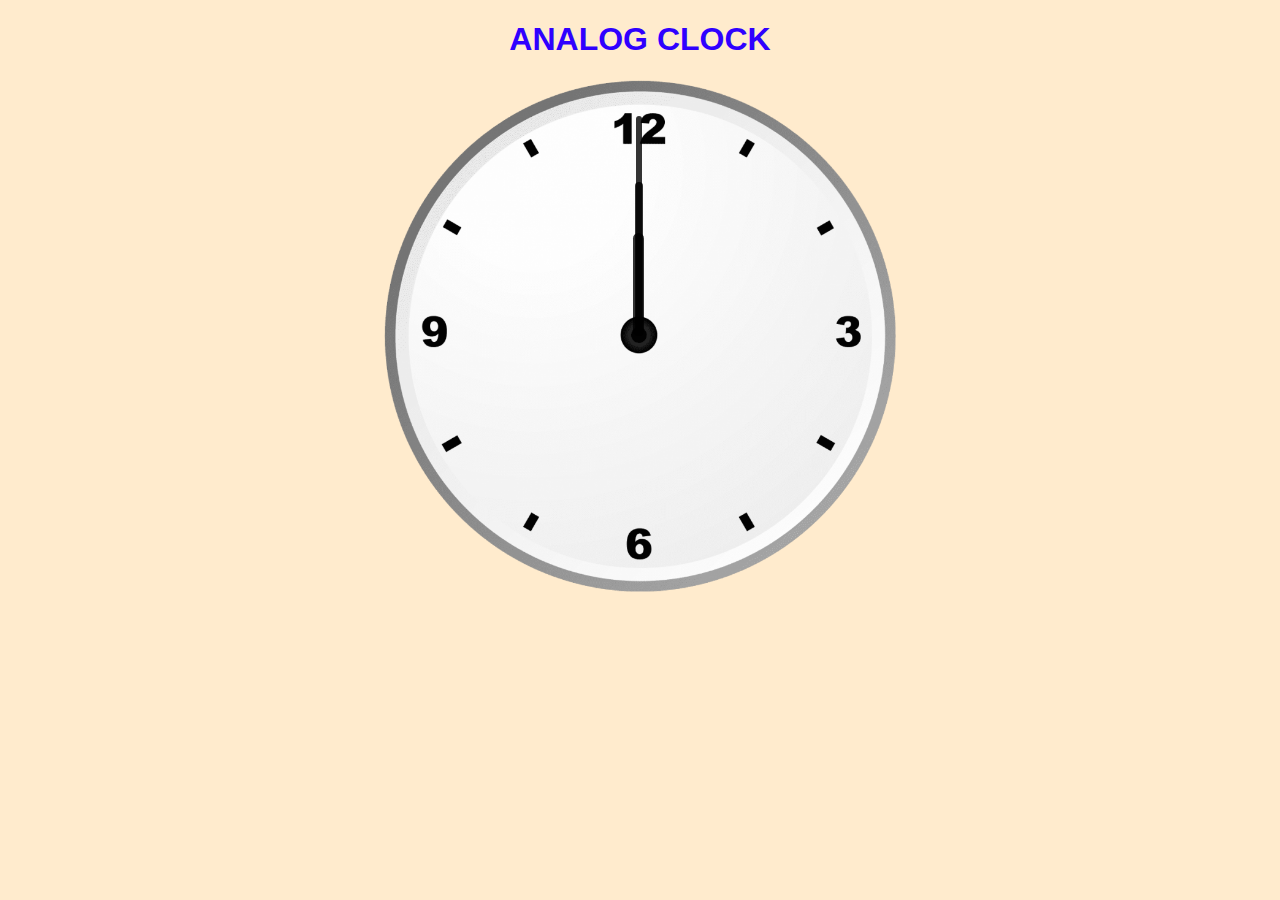
<file: Analog_clock/index.html>
<!DOCTYPE html>
<html lang="en">
<head>
    <meta charset="UTF-8">
    <meta name="viewport" content="width=device-width, initial-scale=1.0">
    <title>Analog Clock</title>
    <link rel="stylesheet" href="style.css">
</head>
<body>
    <h1>ANALOG CLOCK</h1>

    <div id="clockContainer">
        <div id="hour"></div>
        <div id="minute"></div>
        <div id="second"></div>
    </div>

    <script src="script.js"></script>
</body>
</html>
</file>
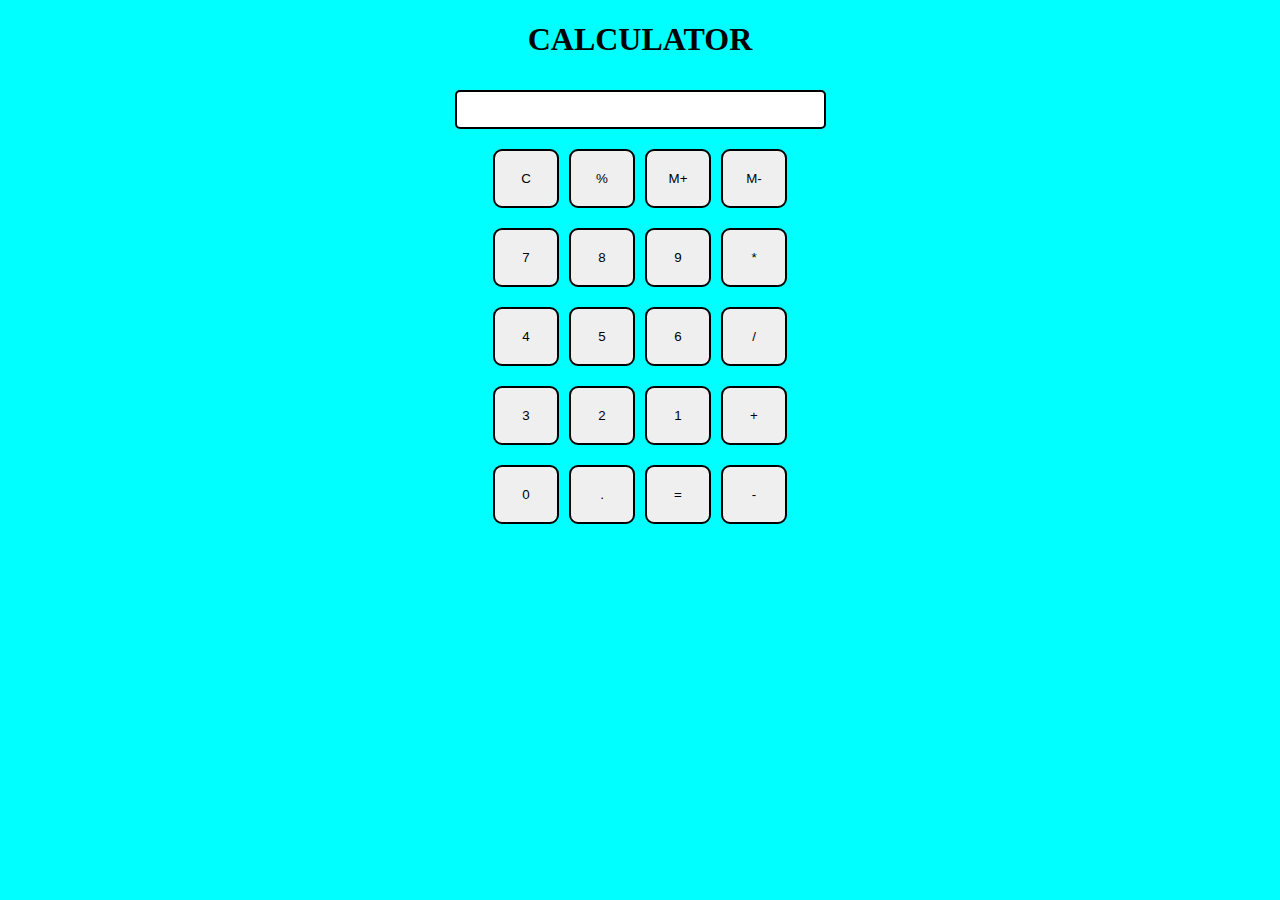
<file: Calculator/index.html>
<!DOCTYPE html>
<html lang="en">
<head>
    <meta charset="UTF-8">
    <meta name="viewport" content="width=device-width, initial-scale=1.0">
    <title>Calculator</title>
    <link rel="stylesheet" href="style.css">
</head>
<body>
    
    <h1 class="heading">CALCULATOR</h1>

    <div class="container">
        <div class="row">
            <input type="text" class="input" />
        </div>
        <div class="row">
            <button class="button">C</button>
            <button class="button">%</button>
            <button class="button">M+</button>
            <button class="button">M-</button>
        </div>
        <div class="row">
            <button class="button">7</button>
            <button class="button">8</button>
            <button class="button">9</button>
            <button class="button">*</button>
        </div>
        <div class="row">
            <button class="button">4</button>
            <button class="button">5</button>
            <button class="button">6</button>
            <button class="button">/</button>
        </div>
        <div class="row">
            <button class="button">3</button>
            <button class="button">2</button>
            <button class="button">1</button>
            <button class="button">+</button>
        </div>
        <div class="row">
            <button class="button">0</button>
            <button class="button">.</button>
            <button class="button">=</button>
            <button class="button">-</button>
        </div>
    </div>

    <script src="script.js"></script>
</body>
</html>
</file>
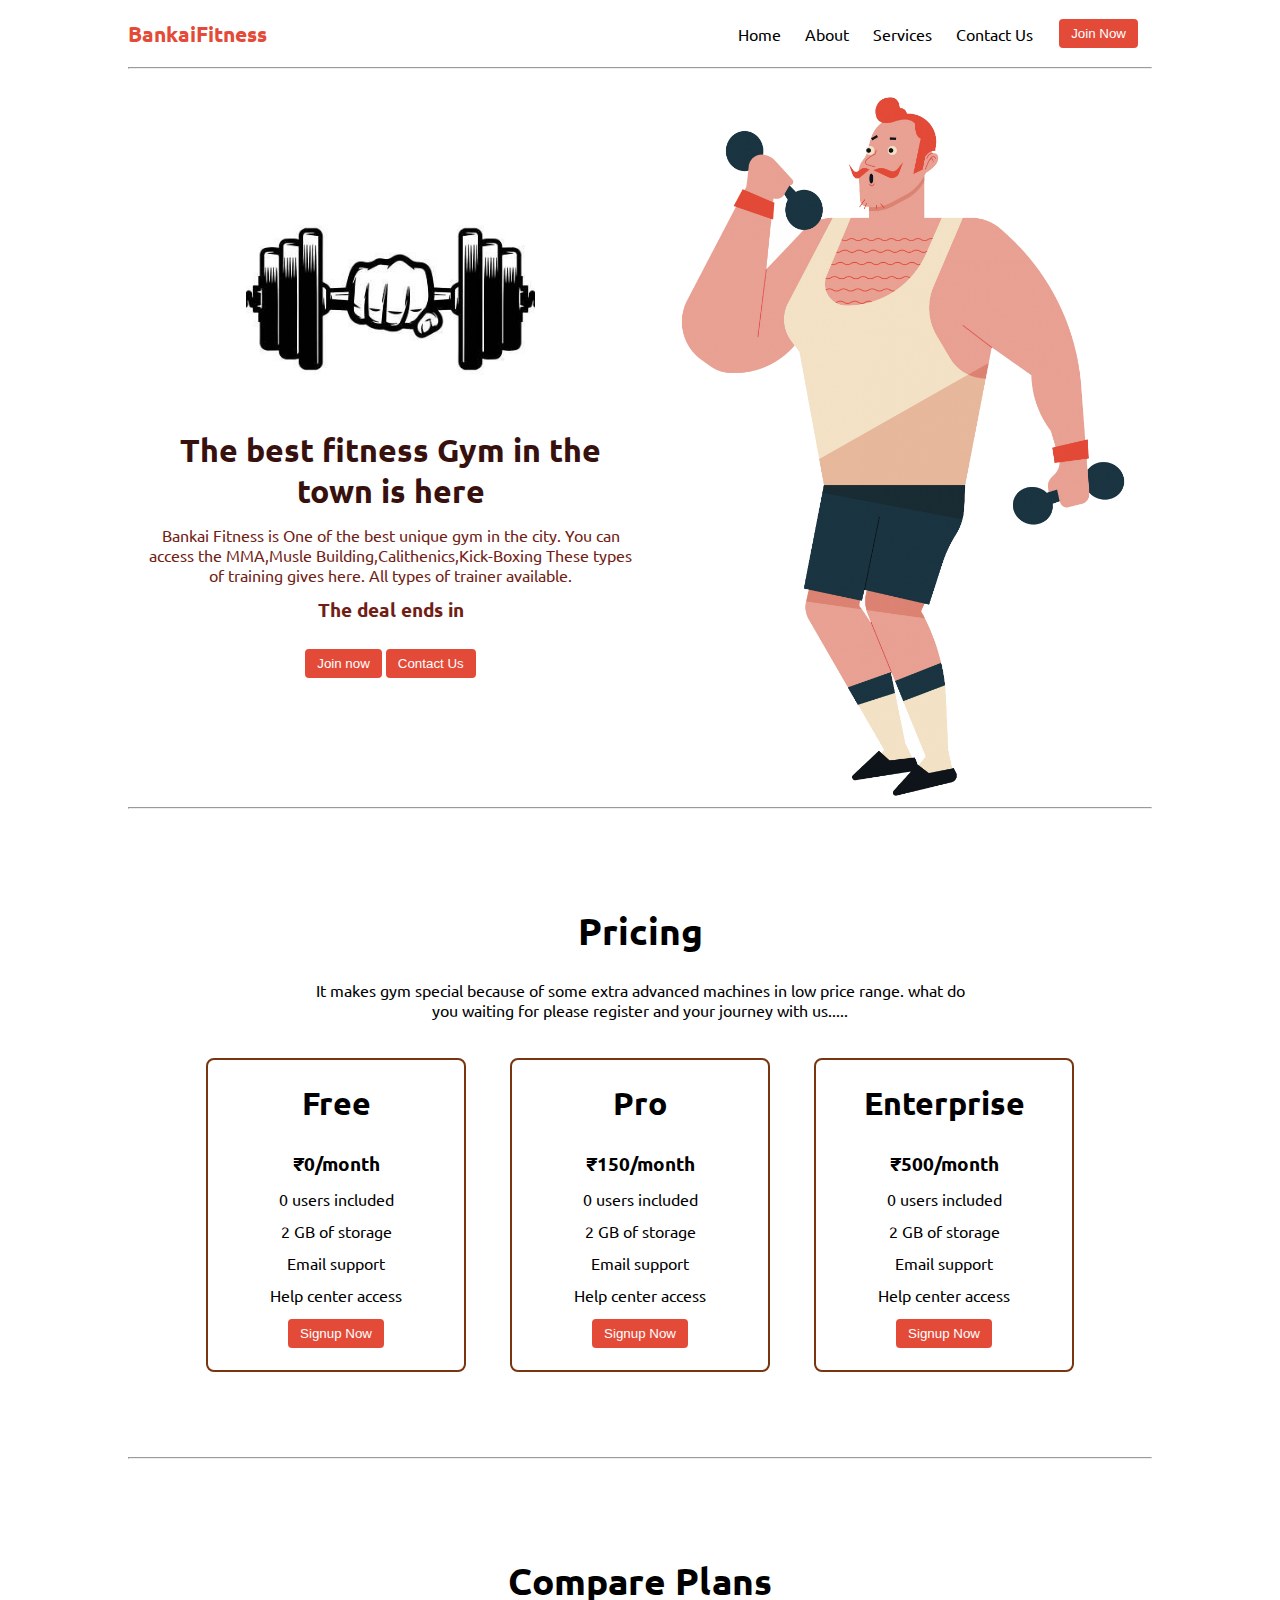
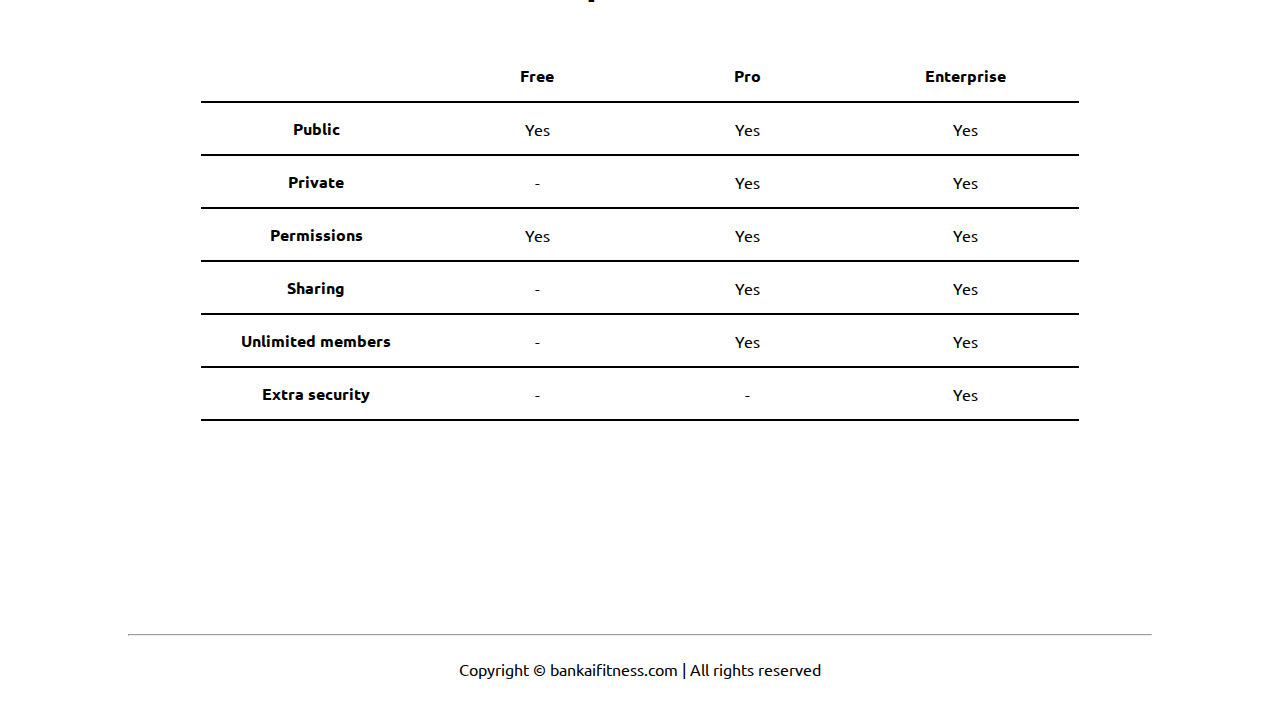
<file: Landing_Page/index.html>
<!DOCTYPE html>
<html lang="en">

<head>
    <meta charset="UTF-8">
    <meta name="viewport" content="width=device-width, initial-scale=1.0">
    <title>Landing Page</title>
    <link rel="stylesheet" href="style.css">
    <link rel="stylesheet" href="util.css">
</head>

<body>

    <div class="container mx-auto">
        <header>
            <nav class="flex justify-between">
                <div class="logo font-bold flex items-center text-blue">BankaiFitness</div>
                <ul class="navbar flex items-center">
                    <li>Home</li>
                    <li>About</li>
                    <li>Services</li>
                    <li>Contact Us</li>
                    <li><button class="btn">Join Now</button></li>
                </ul>
            </nav>
            <hr>
        </header>
        <main class="min-h-screen">
            <section class="section1">
                <div class="flex">
                    <div class="topleft flex flex-col justify-center px-2">
                        <div class=" text-center">
                            <img class="dumbellimg" src="dumbell.png" alt="">
                        </div>
                        <h1 class="my-1 text-center">The best fitness Gym in the town is here</h1>
                        <p class=" text-center">Bankai Fitness is One of the best unique gym in the city.
                            You can access the MMA,Musle Building,Calithenics,Kick-Boxing These types of training gives here.
                            All types of trainer available.
                        </p>
                        <!-- Display the countdown timer in an element -->
                        <p class="deal text-center">The deal ends in <span id="demo"></span></p>
                        <div class="buttons">
                            <button class="btn">Join now</button>
                            <button class="btn">Contact Us</button>
                        </div>
                    </div>
                    <div class="topright flex justify-center">
                        <img class="gymimg" src="gym.png" alt="">
                    </div>
                </div>
            </section>
            <hr>
            <section class="section2">
                <h1 class="text-center my-2">Pricing</h1>
                <p class="my-2">It makes gym special because of some extra advanced machines in low price range.
                    what do you waiting for please register and your journey with us.....
                </p>
                <div class="boxes flex justify-center">
                    <div class="box">
                        <h2>Free</h2>
                        <ul>
                            <li class="highlighted">₹0/month</li>
                            <li>0 users included</li>
                            <li>2 GB of storage</li>
                            <li>Email support</li>
                            <li>Help center access</li>
                            <li><button class="btn">Signup Now</button></li>
                        </ul>
                    </div>
                    <div class="box">
                        <h2>Pro</h2>
                        <ul>
                            <li class="highlighted">₹150/month</li>
                            <li>0 users included</li>
                            <li>2 GB of storage</li>
                            <li>Email support</li>
                            <li>Help center access</li>
                            <li><button class="btn">Signup Now</button></li>
                        </ul>
                    </div>
                    <div class="box">
                        <h2>Enterprise</h2>
                        <ul>
                            <li class="highlighted">₹500/month</li>
                            <li>0 users included</li>
                            <li>2 GB of storage</li>
                            <li>Email support</li>
                            <li>Help center access</li>
                            <li><button class="btn">Signup Now</button></li>
                        </ul>
                    </div>

                </div>
            </section>
            <hr>
            <section class="section3">
                <h1 class="text-center my-2">Compare Plans</h1>
                <div class="container plantable">
                    <table class="table text-center">
                        <thead>
                            <tr>
                                <th></th>
                                <th>Free</th>
                                <th>Pro</th>
                                <th>Enterprise</th>
                            </tr>
                        </thead>
                        <tbody>
                            <tr>
                                <th scope="row" class="text-start">Public</th>
                                <td>Yes</svg></td>
                                <td>Yes</svg></td>
                                <td>Yes</svg></td>
                            </tr>
                            <tr>
                                <th scope="row" class="text-start">Private</th>
                                <td>-</td>
                                <td>Yes</svg></td>
                                <td>Yes</svg></td>
                            </tr>
                        </tbody>

                        <tbody>
                            <tr>
                                <th scope="row" class="text-start">Permissions</th>
                                <td>Yes</svg></td>
                                <td>Yes</svg></td>
                                <td>Yes</svg></td>
                            </tr>
                            <tr>
                                <th scope="row" class="text-start">Sharing</th>
                                <td>-</td>
                                <td>Yes</svg></td>
                                <td>Yes</svg></td>
                            </tr>
                            <tr>
                                <th scope="row" class="text-start">Unlimited members</th>
                                <td>-</td>
                                <td>Yes</svg></td>
                                <td>Yes</svg></td>
                            </tr>
                            <tr>
                                <th scope="row" class="text-start">Extra security</th>
                                <td>-</td>
                                <td>-</td>
                                <td>Yes</svg></td>
                            </tr>
                        </tbody>
                    </table>
            </section>
            <hr>
        </main>
        <footer>
            Copyright &copy; bankaifitness.com | All rights reserved
        </footer>

    </div>

    <script src="script.js"></script>
</body>

</html>
</file>
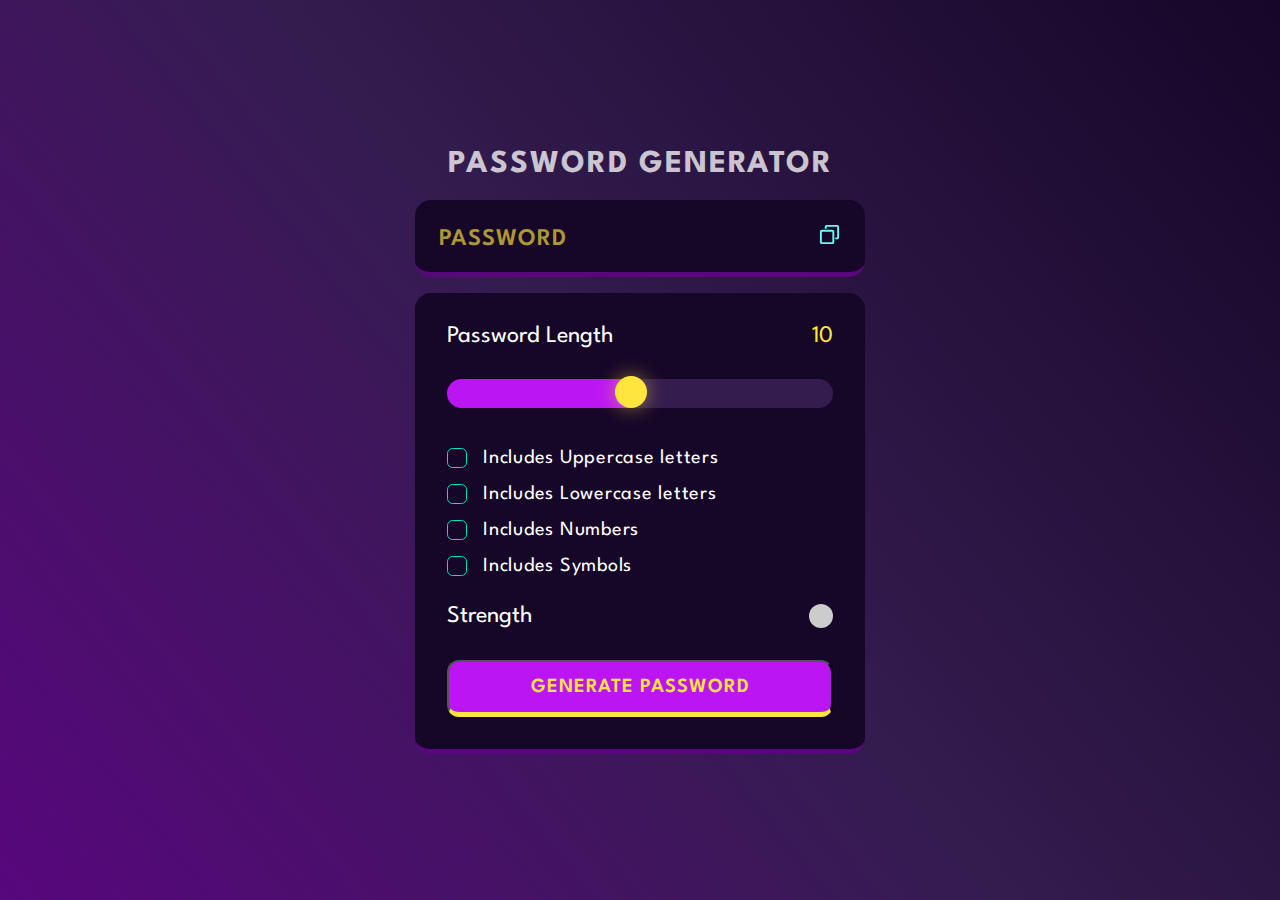
<file: Password generator/index.html>
<!DOCTYPE html>
<html lang="en">

    <head>
        <meta charset="UTF-8">
        <meta http-equiv="X-UA-Compatible" content="IE=edge">
        <meta name="viewport" content="width=device-width, initial-scale=1.0">
        <title>Password-Generator | Khushi</title>
        <link rel="preconnect" href="https://fonts.googleapis.com" />
        <link rel="preconnect" href="https://fonts.gstatic.com" crossorigin />
        <link href="https://fonts.googleapis.com/css2?family=League+Spartan:wght@100;200;300;400;600&display=swap"
            rel="stylesheet" />
        <link rel="stylesheet" href="style.css">
    </head>

    <body>

        <div class="container">

            <h1>Password Generator</h1>

            <div class="display-container">

                <input readonly placeholder="Password" class="display" data-passwordDisplay>

                <button class="copyBtn" data-copy>
                    <span class="tooltip" data-copyMsg></span>
                    <img src="./assets/copy.svg" alt="copy" width="23" height="23">
                </button>

            </div>


            <div class="input-container">

                <!--password length section-->
                <div class="length-container">
                    <p>Password Length</p>
                    <p data-lengthNumber>0</p>
                </div>

                <!--slider-->
                <input type="range" min="1" max="20" class="slider" step="1" data-lengthSlider>

                <!-- checkboxes-->
                <div class="check">
                    <input type="checkbox" id="uppercase">
                    <label for="uppercase">Includes Uppercase letters</label>
                </div>

                <div class="check">
                    <input type="checkbox" id="lowercase">
                    <label for="lowercase">Includes Lowercase letters</label>
                </div>

                <div class="check">
                    <input type="checkbox" id="numbers">
                    <label for="numbers">Includes Numbers </label>
                </div>

                <div class="check">
                    <input type="checkbox" id="symbols">
                    <label for="symbols">Includes Symbols </label>
                </div>

                <!-- strength section-->
                <div class="strength-container">
                    <p>Strength</p>
                    <div class="indicator" data-indicator></div>
                </div>

                <!-- generate password-->
                <button class="generateButton">Generate Password</button>

            </div>

        </div>
        <script src="script.js"></script>
    </body>

</html>
</file>
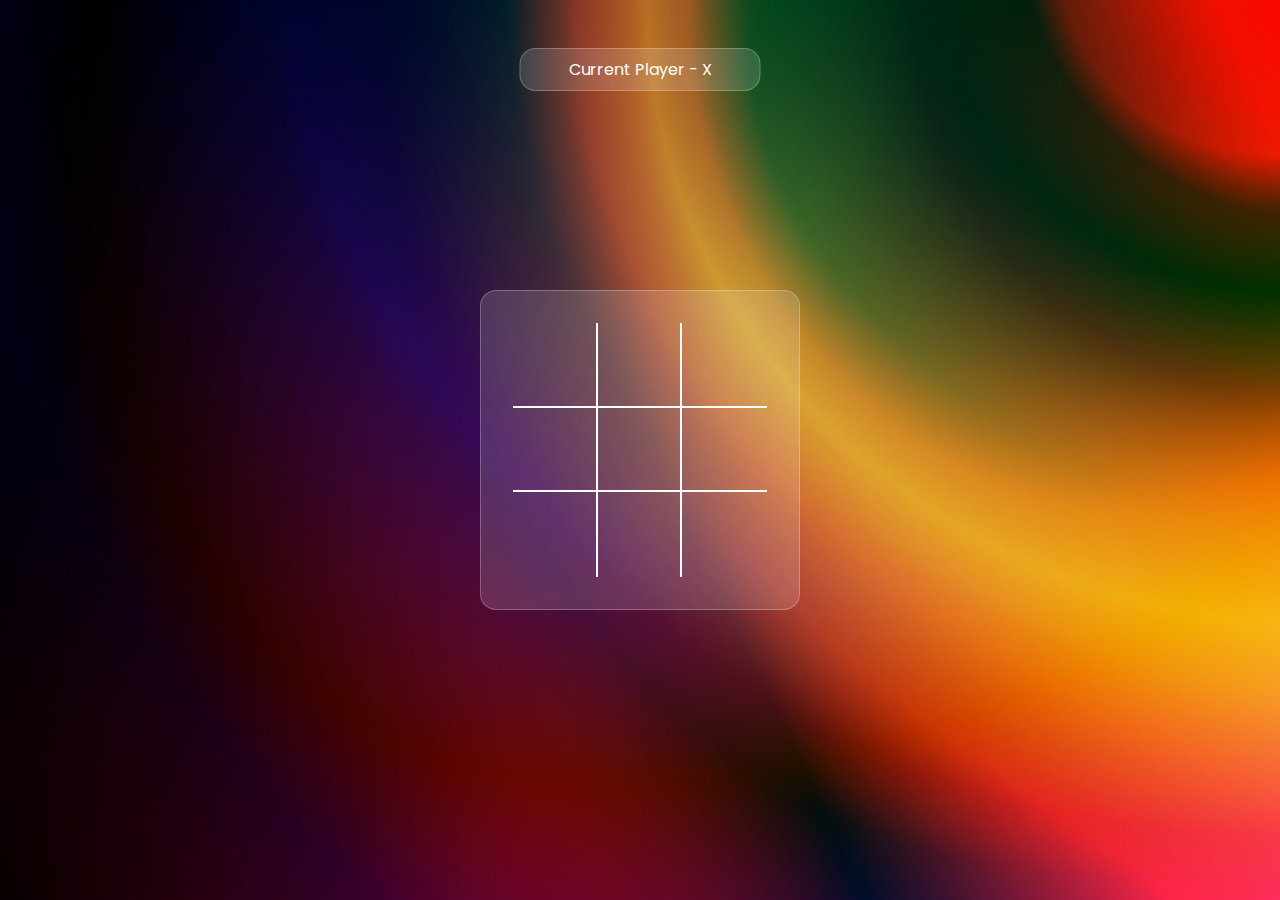
<file: Tic_Tac_Toe/index.html>
<!DOCTYPE html>
<html lang="en">
<head>
    <meta charset="UTF-8">
    <meta http-equiv="X-UA-Compatible" content="IE=edge">
    <meta name="viewport" content="width=device-width, initial-scale=1.0">
    <title>Tic Tac Toe</title>
    <link rel="preconnect" href="https://fonts.googleapis.com" />
    <link rel="preconnect" href="https://fonts.gstatic.com" crossorigin />
    <link
      href="https://fonts.googleapis.com/css2?family=Poppins:wght@200;300;400;500;600;700&display=swap"
      rel="stylesheet"
    />
    <link rel="stylesheet" href="style.css">
</head>
<body>
    <div class="wrapper">
        <p class="game-info"></p>

        <div class="tic-tac-toe">
            <div class="box box1"></div>
            <div class="box box2"></div>
            <div class="box box3"></div>
            <div class="box box4"></div>
            <div class="box box5"></div>
            <div class="box box6"></div>
            <div class="box box7"></div>
            <div class="box box8"></div>
            <div class="box box9"></div>
        </div>

        <button class="btn">NEW GAME</button>
    </div>

    <script src="index.js"></script>
</body>
</html>
</file>
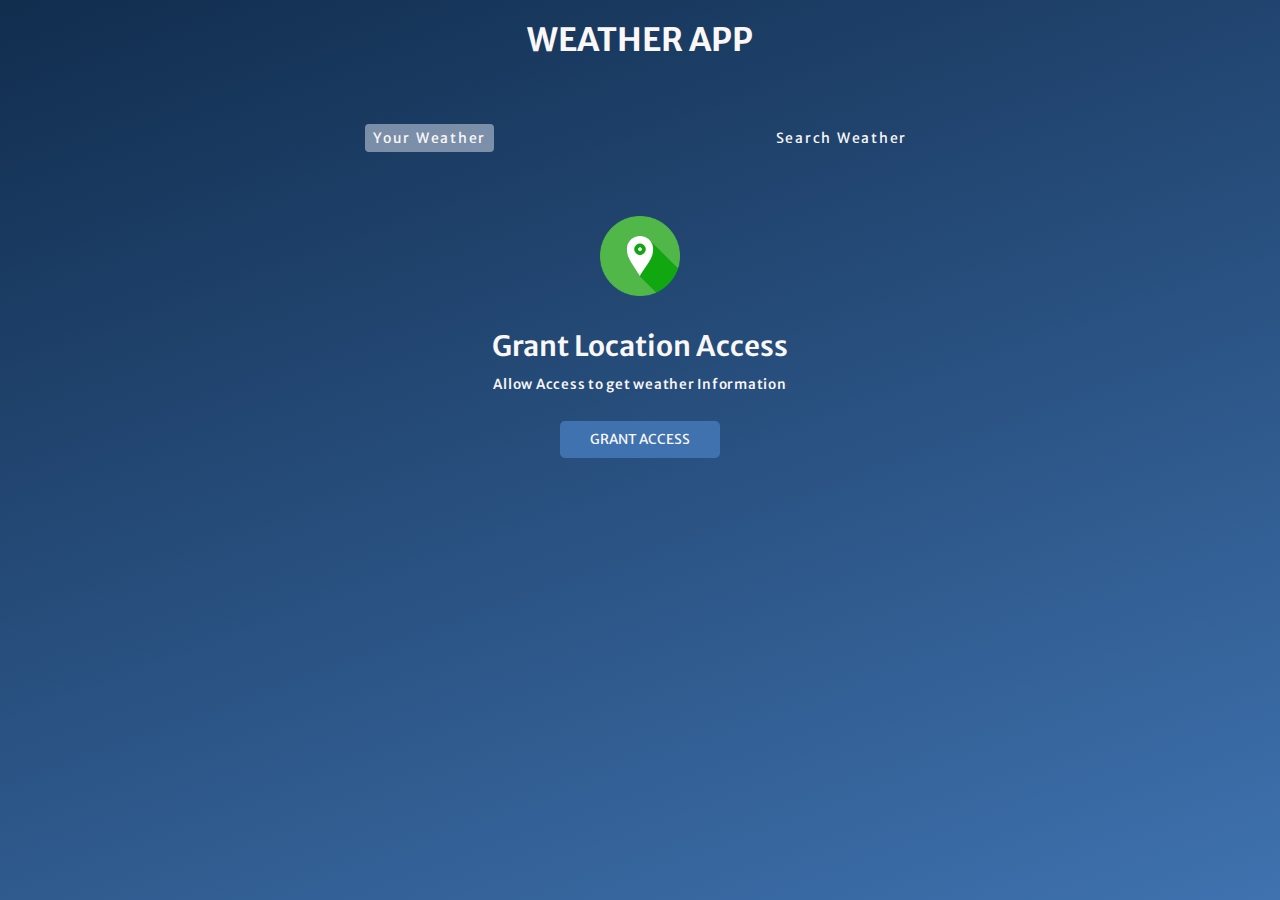
<file: weatherAppProject/index.html>
<!DOCTYPE html>
<html lang="en">
<head>
    <meta charset="UTF-8">
    <meta http-equiv="X-UA-Compatible" content="IE=edge">
    <meta name="viewport" content="width=device-width, initial-scale=1.0">
    <title>Weather Application</title>
    <link rel="preconnect" href="https://fonts.googleapis.com" />
    <link rel="preconnect" href="https://fonts.gstatic.com" crossorigin />
    <link href="https://fonts.googleapis.com/css2?family=Merriweather+Sans:wght@300;400;500;600;700&display=swap"
    rel="stylesheet" />
    <link rel="stylesheet" href="styles.css">
</head>
<body>
    
    <div class="wrapper">

        <h1>Weather App</h1>

        <div class="tab-container">
            <!-- 'data-userWeather' is called as the custom attribute -->
            <p class="tab" data-userWeather>Your Weather</p>    
            <p class="tab" data-searchWeather>Search Weather</p>
        </div>

        <div class="weather-container">

            <!-- grant location container-->
            <div class="sub-container grant-location-container">
                <img src="./assets/location.png" width="80" height="80" loading="lazy">
                <p>Grant Location Access</p>
                <p>Allow Access to get weather Information</p>
                <button class="btn" data-grantAccess>Grant Access</button>
            </div>

            <!-- search weather container-->
            <form class="form-container" data-searchForm>
                <input placeholder="Search for City..." data-searchInput>
                <button class="btn" type="submit">
                    <img src="./assets/search.png"  width="20" height="20" loading="lazy">
                </button>
            </form>

            <!--- loading screen container -->
            <div class="sub-container loading-container">
                <img src="./assets/loading.gif" width="150" height="150">
                <p>Loading</p>
            </div>

            <!-- show weather info -->
            <div class="sub-container user-info-container">
                <!--city name and Flag-->
                <div class="name">
                    <p data-cityName></p>
                    <img data-countryIcon>
                </div>

                <!-- weather descriptuion-->
                <p data-weatherDesc></p>
                <!--weather Icon-->
                <img data-weatherIcon>
                <!--temperature-->
                <p data-temp></p>

                <!--3 cards - parameters-->
                <div class="parameter-container">
                    <!--card 1-->
                    <div class="parameter">
                        <img src="./assets/wind.png" >
                        <p>windspeed</p>
                        <p data-windspeed></p>
                    </div>

                    <!--card 2-->
                    <div class="parameter">
                        <img src="./assets/humidity.png" >
                        <p>humidity</p>
                        <p data-humidity></p>
                    </div>

                    <!--card 3-->
                    <div class="parameter">
                        <img src="./assets/cloud.png" >
                        <p>Clouds</p>
                        <p data-cloudiness></p>
                    </div>
                </div>
            </div>

        </div>

    </div>

    <script src="index.js"></script>
</body>
</html>
</file>
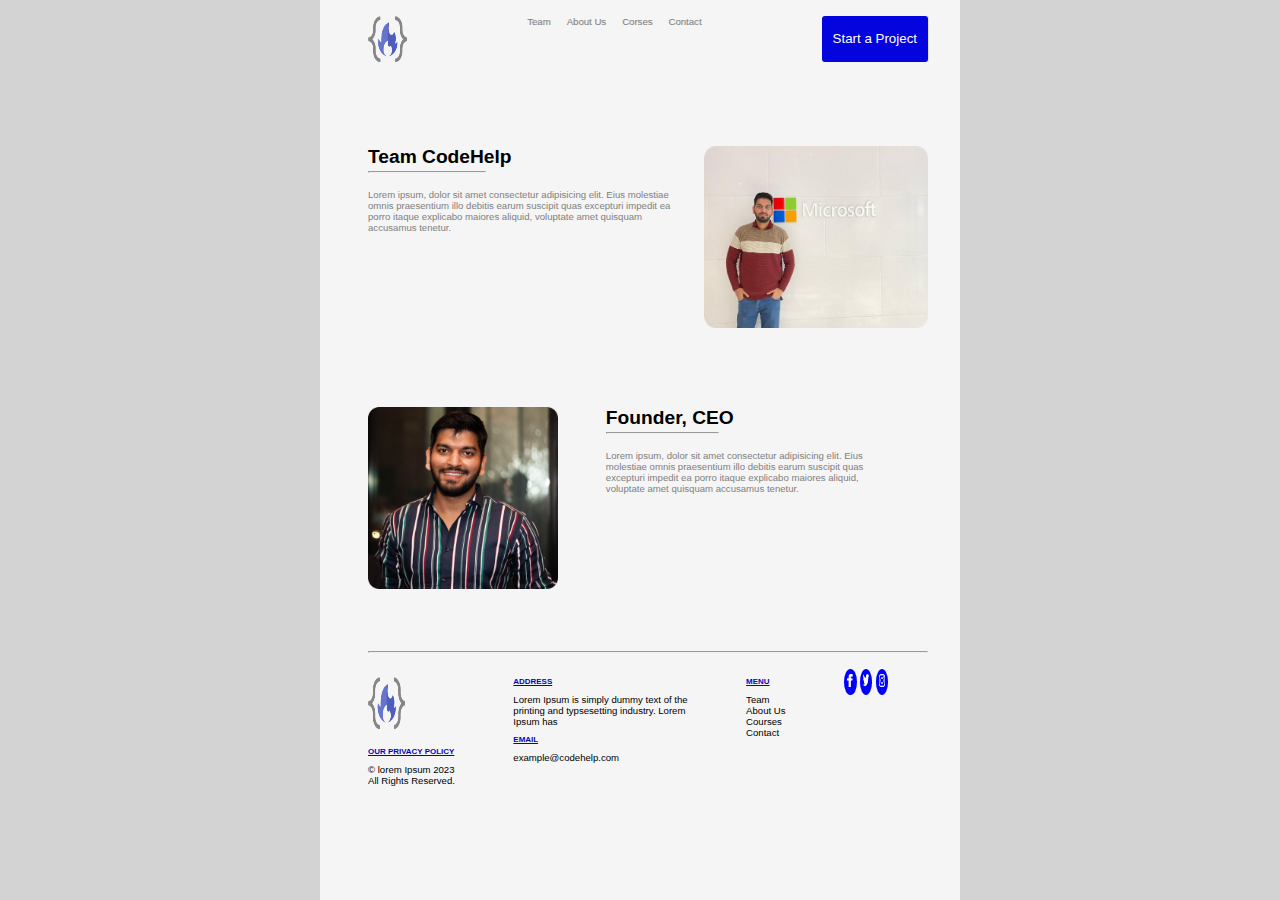
<file: Figma/Figma.html>
<!DOCTYPE html>
<html lang="en">
<head>
    <meta charset="UTF-8">
    <meta http-equiv="X-UA-Compatible" content="IE=edge">
    <meta name="viewport" content="width=device-width, initial-scale=1.0">
    <title>Figma</title>
    <link rel="stylesheet" href="Figma.css">
</head>
<body>
    <div class="wrapper">

        <div class="container">

            <nav class="menu">
                <img src="Logo (1).png" alt="logo">
                <ul>
                    <li>Team</li>
                    <li>About Us</li>
                    <li>Corses</li>
                    <li>Contact</li>
                </ul>
                <button type="Submit">Start a Project</button>
            </nav>

            <section class="content1">
                <article>
                  <h1 class="heading">Team CodeHelp</h1>
                  <hr />
                  <p class="desc">
                    Lorem ipsum, dolor sit amet consectetur adipisicing elit. Eius
                    molestiae omnis praesentium illo debitis earum suscipit quas
                    excepturi impedit ea porro itaque explicabo maiores aliquid,
                    voluptate amet quisquam accusamus tenetur.
                  </p>
                </article>
                <img src="Love.png"alt="babbar01" />
            </section>

            <section class="content2">
                <img src="Love-1.png"alt="babbar01" />
                <article>
                  <h1 class="heading">Founder, CEO</h1>
                  <hr />
                  <p class="desc">
                    Lorem ipsum, dolor sit amet consectetur adipisicing elit. Eius
                    molestiae omnis praesentium illo debitis earum suscipit quas
                    excepturi impedit ea porro itaque explicabo maiores aliquid,
                    voluptate amet quisquam accusamus tenetur.
                  </p>
                </article>
            </section><hr />

            <footer>
                <div class="privacy">
                  <img id="logo2" src="Logo (2).png" alt="logo" /><br />
                  <h5>OUR PRIVACY POLICY</h5>
                  <p>&copy; lorem Ipsum 2023<br />All Rights Reserved.</p>
                </div>
                <div class="addressEmail">
                  <h5>ADDRESS</h5>
                  <p>
                    Lorem Ipsum is simply dummy text of the<br />
                    printing and typsesetting industry. Lorem<br />
                    Ipsum has
                  </p>
                  <h5>EMAIL</h5>
                  <p>example@codehelp.com</p>
                </div>
                <div class="menu2">
                  <h5>MENU</h5>
                  <ul>
                    <li>Team</li>
                    <li>About Us</li>
                    <li>Courses</li>
                    <li>Contact</li>
                  </ul>
                </div>
                <div class="images">
                  <button><img class="img" src="facebook.png" alt="facebook" /></button>
                  <button><img class="img" src="twitter.png" alt="twitter" /></button>
                  <button><img class="img" src="instagram.png" alt="instagram" /></button>
                </div>
            </footer>

        </div>

    </div>

</body>
</html>
</file>
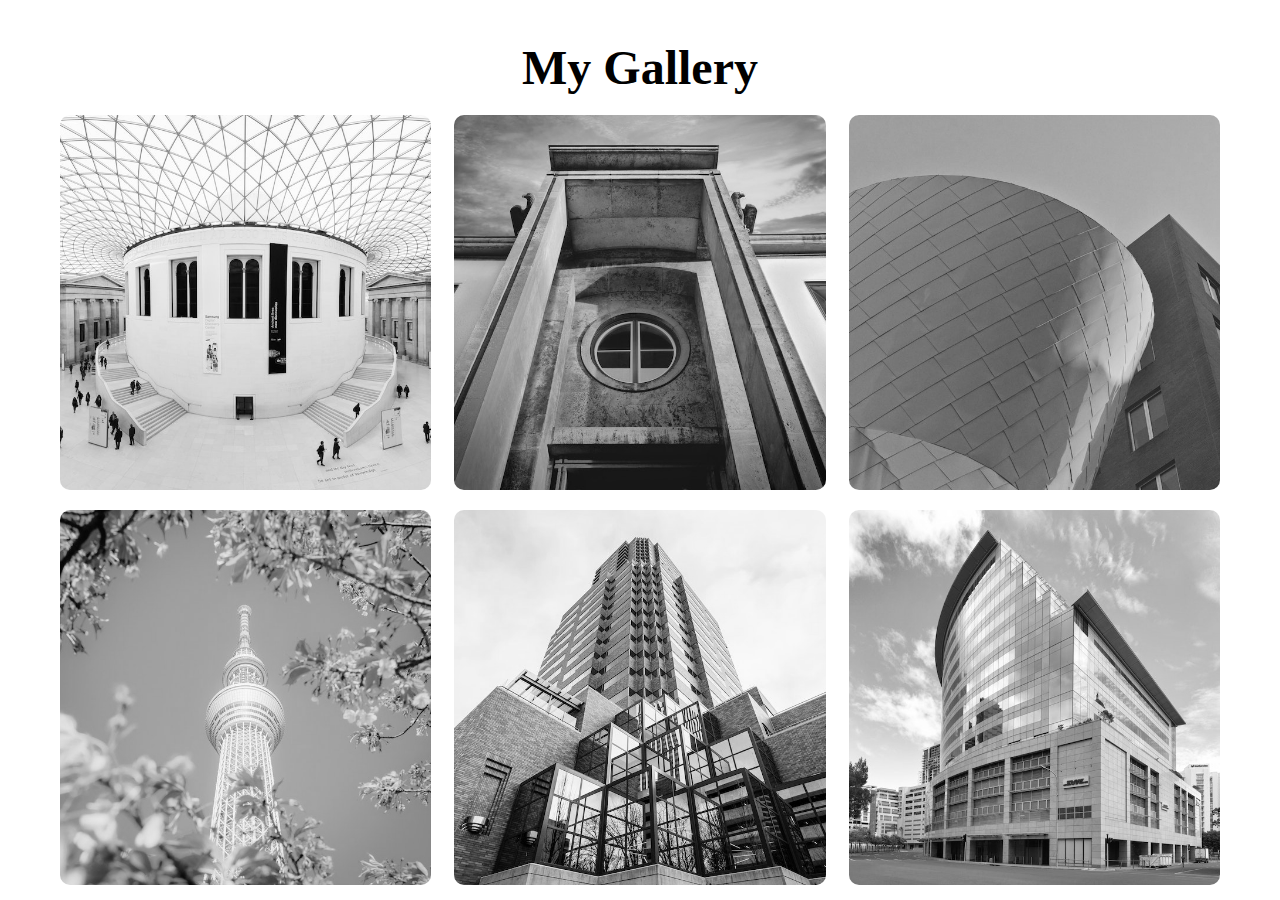
<file: Image Gallary/ImageGallary.html>
<!DOCTYPE html>
<html lang="en">
<head>
    <meta charset="UTF-8">
    <meta http-equiv="X-UA-Compatible" content="IE=edge">
    <meta name="viewport" content="width=device-width, initial-scale=1.0">
    <title>Image Gallary</title>
    <link rel="stylesheet" href="ImageGallary.css">
</head>
<body>
    <div id="wrapper">  <!--This Div Is Used By Default this is optional -->

        <div class="container">     <!--This Div Contains Heading -->
            <h1>My Gallery</h1>

            <div class="gallery">       <!--This Div Contains All Images With Name -->
                <figure class="card">
                    <img src="image1.jpg" alt="">
                    <figcaption>Image 1</figcaption>
                </figure>
                <figure class="card">
                    <img src="image2.jpeg" alt="">
                    <figcaption>Image 2</figcaption>
                </figure>
                <figure class="card">
                    <img src="image3.jpeg" alt="">
                    <figcaption>Image 3</figcaption>
                </figure>
            
                <figure class="card">
                    <img src="image4.jpeg" alt="">
                    <figcaption>Image 4</figcaption>
                </figure>
                <figure class="card">
                    <img src="image5.jpeg" alt="">
                    <figcaption>Image 5</figcaption>
                </figure>
                <figure class="card">
                    <img src="image6.jpeg" alt="">
                    <figcaption>Image 6</figcaption>
                </figure>
                <figure class="card">
                    <img src="image7.jpeg" alt="">
                    <figcaption>Image 7</figcaption>
                </figure>
                <figure class="card">
                    <img src="image8.jpeg" alt="">
                    <figcaption>Image 8</figcaption>
                </figure>
                <figure class="card">
                    <img src="image9.jpeg" alt="">
                    <figcaption>Image 9</figcaption>
                </figure>
            </div>

        </div>

    </div>
</body>
</html>
</file>
<file: Analog_clock/style.css>
body {
    background-color: blanchedalmond;
}

h1 {
    text-align: center;
    color: rgb(47, 0, 255);
    font-family: Arial, Helvetica, sans-serif;
}

#clockContainer {
    width: 40vw;
    height: 40vw;
    background-image: url("clock.png");
    margin: auto;
    position: relative;
    background-size: 100%;
}

#hour, #minute, #second {
    position: absolute;
    border-radius: 10px;
    transform-origin: bottom;
}

#hour {
    width: 2%;
    height: 20%;
    top: 30%;
    left: 48.7%;
    opacity: 0.8;
    background-color: black;
}

#minute {
    width: 1.5%;
    height: 30%;
    top: 20%;
    left: 49%;
    opacity: 0.8;
    background-color: black;
}

#second {
    width: 1%;
    height: 43%;
    top: 7%;
    left: 49.3%;
    opacity: 0.8;
    background-color: black;
}
</file>
<file: Calculator/style.css>
body{
    background-color: aqua;
}

.heading {
    text-align: center;
    font-style: normal;
    font: bold;
    font-size: xx-large;
}

.container {
    margin: auto;
    display: flex;
    flex-direction: column;
    justify-content: center;
    align-items: center;
}

.button {
    width: 66px;
    padding: 20px;
    margin: 0 3px;
    border: 2px solid black;
    border-radius: 9px;
    cursor: pointer;
}

.row {
    margin: 10px 0;
}

.row input {
    width: 291px;
    margin: 0;
    padding: 10px 38px;
    border: 2px solid black;
    border-radius: 5px;
}
</file>
<file: Landing_Page/style.css>
@import url('https://fonts.googleapis.com/css2?family=Ubuntu:wght@300&display=swap');

*{
    margin: 0;
    padding: 0;
}

.container{
    max-width: 80vw;
    font-family: 'Ubuntu', sans-serif;
}

.navbar{
    display: flex;
    height: 67px;
}
.navbar li{
    list-style: none;
    margin: 0 12px;
}

.topleft{
    width: 50%;
}

.topright{ 
    width: 50%;
}

.section1{
   max-height: 100vh; 
   color: #711e15;
}

.section1 h1{
    color: #37110d;
    font-size: 2rem;
}

.logo{
    font-size: 1.3rem;
}

.dumbellimg{
    width: 289px;
}

.topright .gymimg{
    width: 466px;
}

.section2{
    padding: 73px;
}

.section2 h1{
    font-size: 2.3rem;
}

.section2 p{
    padding: 0 8vw;
    text-align: center;
}

.box{
    padding: 8px 0;
    margin: 12px 22px;
    min-width: 20vw;
    border: 2px solid rgb(120, 54, 16);
    border-radius: 8px;
    text-align: center;
}

.box h2{
    font-size: 2rem;
    padding: 15px 0;
}

.highlighted{
    font-size: 1.2rem;
    font-weight: bolder;
}

.box ul{
    list-style-type: none;
}

.box ul li{
   margin: 12px 2px;
}

.plantable{
    display: flex;
    justify-content: center;
    align-items: center;
}

.section3 table{
    width: 100%;
    margin-bottom: 140px;
    margin-top: 20px;
    border-collapse: collapse;
}

.section3 table th{ 
    width: 23vw; 
    border-bottom: 2px solid black;
    padding: 15px 0;
} 

.section3 table td{   
    border-bottom: 2px solid black; 
} 
 

.section3 h1{
    font-size: 2.3rem;
}

.section3{
    padding: 73px;
}

footer{
    padding: 23px;
    text-align: center;
}
.buttons{
    display: flex;
    justify-content: center;
    align-items: center;
    margin: 12px;
}

.deal{
    font-size: 1.2rem;
    font-weight: bolder;
    margin: 12px 0;
}
</file>
<file: Landing_Page/util.css>
.min-h-screen{
    min-height: 100vh;
}

.bg-red{
    background-color: red;
}

.mx-auto{
    margin-left: auto;
    margin-right: auto;
}

.flex{
    display: flex;
}

.items-center{
    align-items: center;
}

.justify-between{
    justify-content: space-between;
}

.justify-center{
    justify-content: center;
}

.flex-col{
    flex-direction: column;
}

.font-bold{
    font-weight: bolder;
}

.my-1{
    margin-top: 13px;
    margin-bottom: 13px;
}

.my-2{
    margin-top: 26px;
    margin-bottom: 26px;
}

.px-2{
    padding-left: 13px;
    padding-right: 13px;
}

.text-blue{
    color: rgb(227 74 56);;
}

.btn{
    padding:7px 12px;
    border: 2px solid white;
    border-radius: 6px;
    cursor: pointer;
    color: white;
    background-color: rgb(227 74 56);;
}

.overflow-x-hidden{
    overflow-x: hidden;
}

.text-center{
    text-align: center;
}
</file>
<file: Password generator/style.css>
*,
*::before,
*::after {
    margin: 0;
    padding: 0;
    box-sizing: border-box;
    font-family: 'League Spartan', sans-serif;
}

:root {

    --dk-violet: hsl(268, 75%, 9%);
    --lt-violet: hsl(268, 47%, 21%);
    --lt-violet2: hsl(281, 89%, 26%);
    --vb-violet: hsl(285, 91%, 52%);
    --vb-violet2: hsl(290, 70%, 36%);

    --vb-yellow: hsl(52, 100%, 62%);


    --pl-white: hsl(0, 0%, 100%);

    --vb-cyan: hsl(176, 100%, 44%);
    --vb-cyan2: hsl(177, 92%, 70%);
    --dk-text: hsl(198, 20%, 13%);
}

body {
    width: 100vw;
    height: 100vh;
    display: flex;
    flex-direction: column;
    align-items: center;
    justify-content: center;
    background: linear-gradient(231deg, rgba(22, 6, 40, 1) 0%, rgba(52, 28, 79, 1) 50%, rgba(88, 7, 125, 1) 100%);
}

.container {
    width: 90%;
    max-width: 450px;
}

h1 {
    color: var(--pl-white);
    opacity: 0.75;
    text-transform: uppercase;
    letter-spacing: 2px;
    text-align: center;
    line-height: 1.2;
}

.display-container {
    position: relative;
    background-color: var(--dk-violet);
    border-radius: 1rem;
    border-bottom: 0.35rem solid var(--lt-violet2);
    margin: 1rem 0;
    padding-top: 0.35rem;
}


.display {
    width: 100%;
    background-color: transparent;
    padding: 1.15rem 1rem;
    color: var(--vb-yellow);
    font-weight: 600;
    font-size: 1.5rem;
    line-height: 30px;
    letter-spacing: 1px;
    padding-right: 3.25rem;
    border: none;
}

.display::placeholder {
    position: absolute;
    top: 50%;
    left: 1.5rem;
    font-size: 1.5rem;
    line-height: 30px;
    color: var(--vb-yellow);
    opacity: 0.65;
    text-transform: uppercase;
    transform: translateY(-50%);
}

.display-container button {
    position: absolute;
    top: 50%;
    right: 1.5rem;
    transform: translateY(-50%);
}

.input-container {
    width: 100%;
    background-color: var(--dk-violet);
    border-radius: 1rem;
    padding: 2rem;
    border-bottom: 0.35rem solid var(--lt-violet2);
}

.length-container{
    display: flex;
    justify-content: space-between;
    align-items: center;
}

/*first child of length container */
.length-container p:nth-child(1){
    color:var(--pl-white);
    font-size: 1.5rem;
}

/*second child of length container */
.length-container p:nth-child(2){
    color:var(--vb-yellow);
    font-size: 1.5rem;
}

.strength-container{
    display: flex;
    justify-content: space-between;
    align-items: center;
    margin-top:1.75rem ;
    margin-bottom:2rem ;
}

.strength-container  p{
    color:var(--pl-white);
    font-size: 1.5rem;
}

.indicator{
    width: 1.5rem;
    height: 1.5rem;
    border-radius:50% ;
}

.generateButton {
    width: 100%;
    padding: 1rem 0;
    background-color: var(--vb-violet);
    text-align: center;
    border-radius: 0.75rem;
    border-bottom: 0.35rem solid var(--vb-yellow);
    text-transform: uppercase;
    letter-spacing: 1px;
    color: var(--vb-yellow);
    font-weight: 600;
    font-size: 1.25rem;
}

.check {
    display: flex;
    align-items: center;
    margin: 1rem  0;
    gap: 0 1rem;
}

.check  input {
    appearance: none;   /*no default browser style*/
    width: 20px;
    height: 20px;
    border: 1px solid var(--vb-cyan);
    cursor: pointer;
    position: relative;
    border-radius: 0.35rem;
}

.check  input:checked {
    background-color: var(--vb-cyan);
}

.check  input:checked::before{
    content: '✔';
    position: absolute;
    color: var(--dk-text);
    font-size: 1.05rem;
    font-weight: 50%;
    left:50%;
    top:-3.5px;
    transform: translateX(-50%)  translateY(5%);
}

.check label {
    color: var(--pl-white);
    font-size: 1.25rem;
    letter-spacing: 0.75px;
}

.copyBtn {
    background-color: transparent;
    border: none;
    outline: none;
}

.tooltip{
    position: absolute;
    background-color: var(--vb-violet2);
    color: var(--vb-yellow);
    font-size: 1.25rem;
    top: -35px;
    left: -25px;
    padding: 5px 10px;
    border-radius: 1rem;
    opacity: 0;
    transform: scale(0);
    transform-origin: bottom;
    transition: all 250ms ease-in-out;
}

/*for visibling the span*/
.tooltip.active {
    opacity: 1;
    transform: scale(1);
}

.slider {
    appearance: none;
    width: 100%;
    cursor: pointer;
    background-color: var(--lt-violet);
    border-radius: 1rem;
    margin-top: 2rem;
    margin-bottom: 1.5rem;
    background-image: linear-gradient(var(--vb-violet), var(--vb-violet));
    background-repeat: no-repeat;
    border:none;
    outline:none;
    z-index:-1;
}

.slider::-webkit-slider-thumb {
    position:relative;
    z-index:1;
    appearance: none;
    height: 2rem;
    width: 2rem;
    border-radius: 50%;
    background-color: var(--vb-yellow);
    cursor: pointer;
    margin-top: -3px;
    box-shadow: 0px 0px 20px 0px  rgba(255, 229, 61, 0.50);
    transition: all 100ms ease-in;
}

.slider:focus {
    outline: 3px solid var(--vb-yellow);
}

.slider::-webkit-slider-thumb:hover {
    outline: 2px solid var(--vb-yellow);
    background-color: var(--dk-violet);
    box-shadow: 0px 0px 25px 5px rgba(255, 229, 61, 0.80);
}

/*below code for firefox browser for not breaking the code*/
.slider::-moz-range-thumb {
    position: relative;
    z-index: 1;
    appearance: none;
    height: 2rem;
    width: 2rem;
    border-radius: 50%;
    background: var(--vb-yellow);
    box-shadow: 0px 0px 20px 0px rgba(255, 229, 61, 0.50);
    cursor: pointer;
  }
  
  .slider::-moz-range-thumb:hover {
    outline: 2px solid var(--vb-yellow);
    background-color: var(--dk-violet);
    box-shadow: 0px 0px 25px 5px rgba(255, 229, 61, 0.80);
}
</file>
<file: Tic_Tac_Toe/style.css>
*,*::before,*::after{
    box-sizing: border-box;
    margin: 0;
    padding: 0;
    font-family: 'Poppins', 'sans-serif';
}

.wrapper{
    width: 100vw;
    height: 100vh;
    background-image: url(./assets/gradient-bg.jpg);
    background-size: cover;
    background-position: center;
    display: grid;
    place-items: center;
}

.game-info{
    color: white;
    position: absolute;
    top: 3rem;
    left: 50%;
    transform: translateX(-50%);
    background-color: rgba(255, 255, 255, 0.15);
    border-radius: 1rem;
    border: 1px solid rgba(255, 255, 255, 0.25);
    padding: 0.5rem 3rem;
    text-align: center;
}

.tic-tac-toe{
    width: 90%;
    max-width: 20rem;
    background-color: rgba(255, 255, 255, 0.15);
    border-radius: 1rem;
    border: 1px solid rgba(255, 255, 255, 0.25);
    padding: 2rem;
    display: grid;
    grid-template-columns: repeat(3,1fr);
    aspect-ratio: 1/1;
}

.box{
    position: relative;
    width: 100%;
    aspect-ratio: 1/1;
    cursor: pointer;
    font-size: 3rem;
    color: white;
    display: flex;
    justify-content: center;
    align-items: center;
}

.box1, .box2, .box4, .box5{
    border-right: 2px solid white;
    border-bottom: 2px solid white;
}

.box3, .box6{
    border-bottom: 2px solid white;
}

.box7, .box8{
    border-right: 2px solid white;
}

.btn{
    color: white;
    position: absolute;
    bottom: 3rem;
    left: 50%;
    transform: translateX(-50%);
    background-color: rgba(255, 255, 255, 0.15);
    border-radius: 1rem;
    border: 1px solid rgba(255, 255, 255, 0.25);
    padding: 0.5rem 2rem;
    cursor: pointer;
    display: none; 
}

.btn.active{
    display: flex;
}

.win{
    background-color: rgba(0, 255, 0, 0.3);
}
</file>
<file: weatherAppProject/styles.css>
*,*::before,*::after {
    margin: 0;
    padding: 0;
    box-sizing: border-box;
    font-family: 'Merriweather Sans', sans-serif;
}

:root {
    --colorDark1: #112D4E;
    --colorDark2: #3F72AF;
    --colorLight1: #DBE2EF;
    --colorLight2: #F9F7F7;
}

.wrapper{
    width:100vw;
    height:100vh;
    color: var(--colorLight2);
    background-image: linear-gradient(160deg, #112d4e 0%, #3f72af 100%);;
}

h1 {
    text-align: center;
    text-transform:uppercase;
    padding-top: 20px;
}

.tab-container {
    width:90%;
    max-width: 550px;
    margin: 0 auto;
    margin-top: 4rem;
    display: flex;
    justify-content: space-between;
}

.tab{
    cursor: pointer;
    font-size: 0.875rem;
    letter-spacing: 1.75px;
    padding: 5px 8px;
}

.tab.current-tab{
    background-color: rgba(219, 226, 239, 0.5);
    border-radius: 4px;
}

.weather-container{
    margin-block:4rem;
}

.btn{
    all: unset; /*removing the default styling of button*/
    /* appearance: none;
    border:none;
    color: white; */
    font-size: 0.85rem;
    text-transform: uppercase;
    border-radius: 5px;
    background-color: var(--colorDark2);
    cursor: pointer;
    padding: 10px 30px;
    margin-bottom: 10px;
}

.sub-container{
    display:flex;
    flex-direction:column;
    align-items: center;
}

.grant-location-container{
    display:none; 
}

.grant-location-container.active{
    display:flex;
}

/*image inside of grant location container*/
.grant-location-container img{
    margin-bottom: 2rem;
}

/*first paragraph of grant location container*/
.grant-location-container p:first-of-type{
    font-size: 1.75rem;
    font-weight: 600; 
}

/*last paragraph of grant location container*/
.grant-location-container p:last-of-type{
    font-size:0.85rem;
    font-weight: 500;
    margin-top: 0.75rem;
    margin-bottom: 1.75rem;
    letter-spacing: 0.75px;
}

.loading-container{
    display: none;
}

.loading-container.active{
    display: flex;
}

.loading-container p{
    text-transform: uppercase;
}

.user-info-container{
    display:none;
}

.user-info-container.active{
    display: flex;
}

.name{
    display: flex;
    align-items: center;
    gap: 0 0.5rem;
    margin-bottom: 1rem;
}

.user-info-container p{
    font-size:1.5rem;
    font-weight:200;
}

.user-info-container img{
    width:90px;
    height:90px;
}

.name p{
    font-size:2rem;
}

.name img{
    width: 30px;
    height:30px;
    object-fit: contain;
}

.user-info-container p[data-temp] {
    font-size:2.75rem;
    font-weight:700;
}

.parameter-container{
    width:90%;
    display: flex;  /*by default flex direction is row*/
    gap: 10px 20px;
    justify-content: center;
    align-items: center;
    margin-top: 2rem;
}

.parameter{
    width:30%;
    max-width:200px;
    background-color: rgba(219, 226, 239, 0.5);;
    border-radius: 5px;
    padding:1rem;
    display: flex;
    flex-direction: column;
    gap:5px 0;
    /* justify-content: space-between; */
    align-items: center; 
}   

.parameter img{
    width:50px;
    height:50px;
}

.parameter p:first-of-type{
    font-size: 1.15rem;
    font-weight:600;
    text-transform: uppercase;
}

.parameter p:last-of-type{
    font-size: 1rem;
    font-weight: 200;
}

.form-container{
    display: none;
    width:90%;
    max-width:550px;
    margin:0 auto;
    justify-content: center;
    align-items: center;
    gap: 0 10px; 
    margin-bottom: 3rem;
}

.form-container.active{
    display: flex;
}

.form-container input{
    all:unset;
    width: calc(100% - 80px);
    height:40px;
    padding: 0 20px;
    background-color:rgba(219, 226, 239, 0.5);
    border-radius: 10px;
}

.form-container input::placeholder{
    color: rgba(255, 255, 255, 0.7);
}

.form-container input:focus{
    outline: 3px solid rgba(255, 255, 255, 0.7);
}

.form-container .btn {
    padding:unset;
    width: 40px;
    height: 40px;
    display: flex;
    align-items: center;
    justify-content: center;
    border-radius: 100%;
    margin-bottom:1px;
}
</file>
<file: Figma/Figma.css>
*{
    box-sizing: border-box;
    margin: 0;
    padding: 0;
}
.wrapper{
    height: 100vh;
    overflow-x: hidden;
    overflow-y: auto;
    display: flex;
    justify-content: center;
    align-items: center;
    background-color: lightgray;
}
.container{
    width: 50%;
    height: 100%;
    background-color: whitesmoke;
    padding: 1rem 2rem 1rem 3rem;
    font-family: sans-serif;
}
.menu, footer{
    display: flex;
    justify-content: space-between;
    width: 100%;
    height: 15%;
    font-size: 0.6rem;
} 
nav.menu img{
    height:35%;
    width: 7%;
}
nav.menu ul{
    display: flex;
    list-style-type: none;
    gap: 1rem;
    color: gray;
    text-shadow: 1px 0 0px rgba(0,0,0,0.1);
}
nav.menu li:hover{
    color: rgb(2, 2, 220);
    transform: scale(1.02);
}
nav.menu button{
    height: 35%;
    width: 19%;
    padding: 0.5rem;
    background-color: rgb(4, 4, 222);
    color: white;
    border: none;
    border-radius: 3px;
    box-shadow: 1px 0 0 rgba(0,0,0,0.1);
}
nav.menu button:hover{
    background-color: darkblue;
    transform: scale(1.03);
}
section.content1, section.content2{
    display: flex;
    justify-content: flex-end;
    height: 30%;
}
.heading{
    font-size: 1.2rem;
}
.desc{
    font-size: 0.6rem;
    width: 90%;
    color: gray;
}
section.content1 img, section.content2 img{
    height: 70%;
    width: 40%;
}
section.content2 img{
    margin-right: 3rem;
}
section.content2 + hr{ /*adjacent sibling selector*/
    margin-top: -1rem;
}
section hr{
    margin: 0.2rem 0 1rem 0rem;
    width: 35%;
}
footer{
    margin-top: 1rem;
}
footer h5{
    color: rgb(3, 3, 193);
    text-decoration: underline;
    padding: 0.5rem 0;
}
.privacy,.addressEmail,.menu2{
    height: 100%;
}
.images{
    display: flex;
    gap: 0.2rem;
    height: 100%;
    width: 15%;

    /* Notice: Here '.images' is a div container inside footer, and we have set footer as 'justify-content:space-between' i.e. spaces 
    between all flex items (i.e. '.images', '.menu2', '.addressEmail', '.privacy') will be equal. But it might so happen that the space 
    between flex items is too large, and you want to shorten it. In that case, apply a bigger width to any flex item 
    (like how we have given 'width: 15%' here to '.images'), and all other flex items will align in such a way that they
    are still equally spaced, but now that spacing is lesser. */
}
#logo2{
    height: 52%;
    width: 42%;
    padding: 0.5rem 0;
} 
.img{
    height: 50%;
    width: 50%;
}
footer button{
    height: 20%;
    border-radius: 50%; /* To create round button, use 'border-radius: 50%' */
    background-color: blue;
    border: none;
    width: 15%;
}
.menu2 ul{
    list-style-type: none;
}
</file>
<file: Image Gallary/ImageGallary.css>
* {     /*Universal Selector*/
    margin: 0;
    padding: 0;
    box-sizing: border-box;         /*If you add border in your div then your box size won't chage here*/
}

#wrapper{
    height: 100vh;
    overflow-x: hidden;         /*Horizontal Scroll Is locked*/
    overflow-y: auto;              /*Vertical Scroll Is allowed*/
}

.container{
    height: 100%;
    max-width: 1200px;
    margin: 0 auto;         /*Your Content will become in center*/
    padding: 20px;
}

.container h1{
    margin: 20px 0;     /*top and bottom*/
    text-align: center;
    margin-bottom: 20px;
    font-size: 3rem;
}

.gallery{
    display: flex;          /*Div becomes the flexbox*/
    flex-wrap: wrap;    /*All elements comes under one by one*/
    justify-content: space-between;
}

.card{
    width: 32%;
    position: relative;             /*Height will inherit with parent element 'card'*/
    margin-bottom: 20px;
    border-radius: 10px;        /*Image Border are little bit curv*/
    overflow: hidden;           /*Hiding the Overflow Here*/
}

.card img{
    height: 100%;       /*height is set according to parent element 'card'*/
    width: 100%;
    filter: grayscale(100%);        /*For black and white images*/
    box-shadow: 0 0 20px #333;
    object-fit: cover;
}

.card:hover{
    transform: scale(1.03);         /*when you go to card then it increse by given value*/
    filter: drop-shadow(0 0 10px #333);     /*it drops the shadow*/
    transition: 0.3s;
}

.card:hover img{
    filter: grayscale(0%);           /*For Colourful images*/
}

.card figcaption{
    position: absolute;         /*For overlapping the text on image*/
    bottom: 0;
    left: 0;
    padding: 25px;
    width: 100%;        /*width of caption*/
    height: 20%;
    font-size: 15px;
    font-weight: 500;
    color: #fff;
    opacity: 0;         /*transperrency is 100% it doesn't seen until we drag the cursor on image*/
    border-radius: 0 0 10px 10px;
    background: linear-gradient(0deg, rgba(0, 0, 0.5) 0%, rgb(255,255,255));
    transition: 0.3s;
}

.card:hover figcaption{
    opacity: 1;     /*We see the text after drag cursor on image*/
    transform: scale(1.03);
}
</file>
